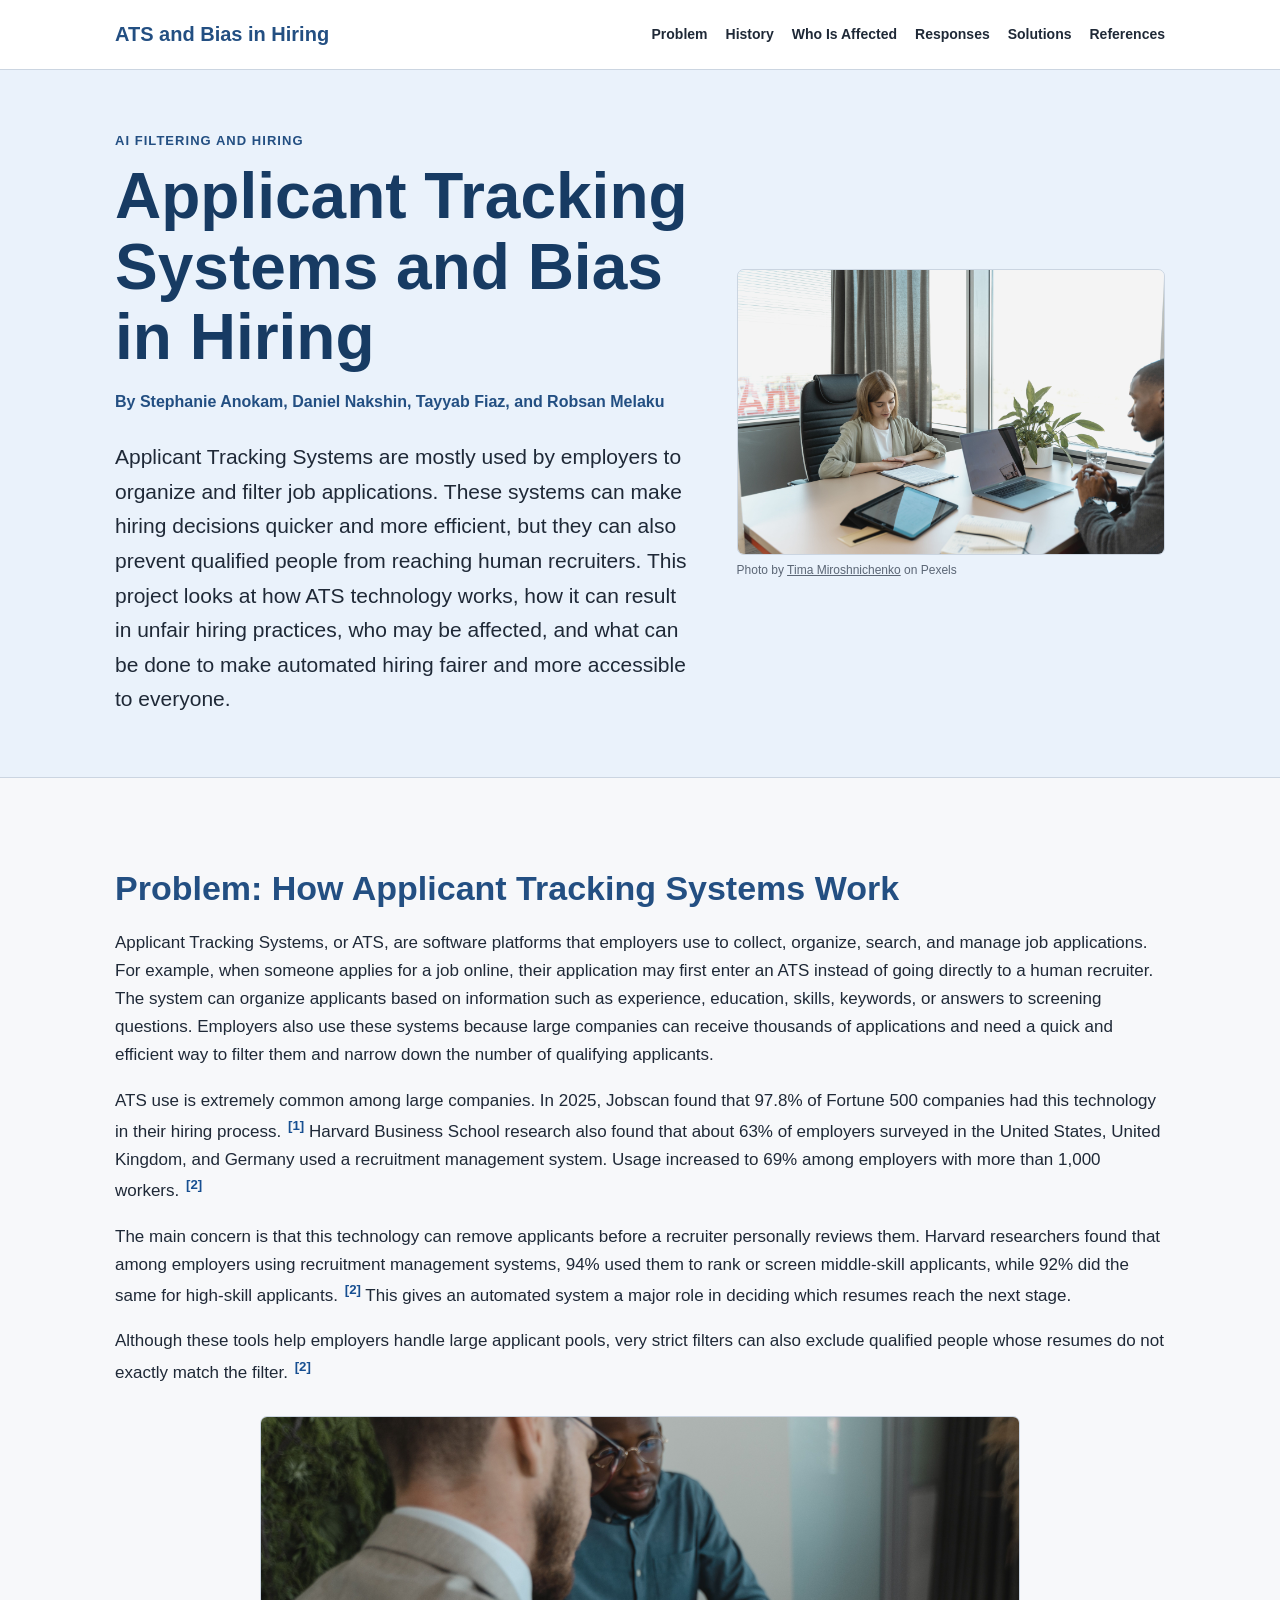
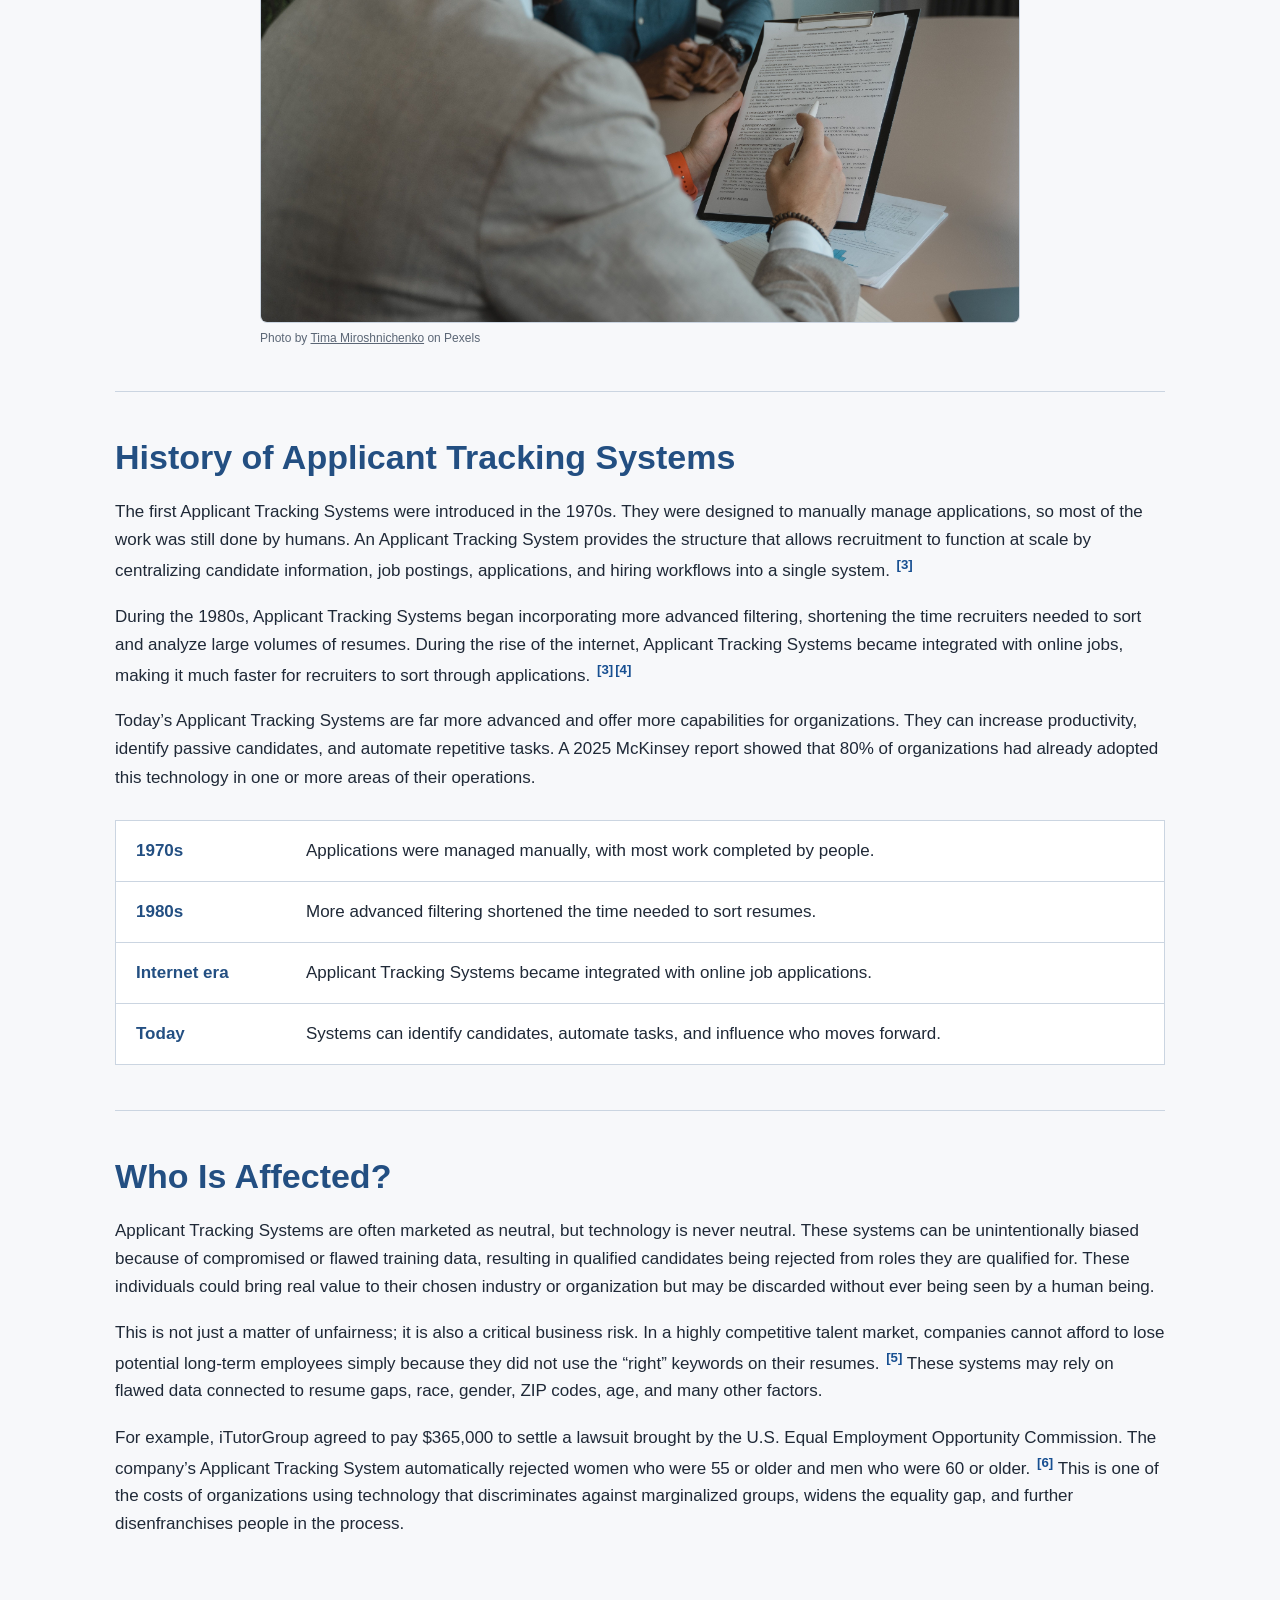
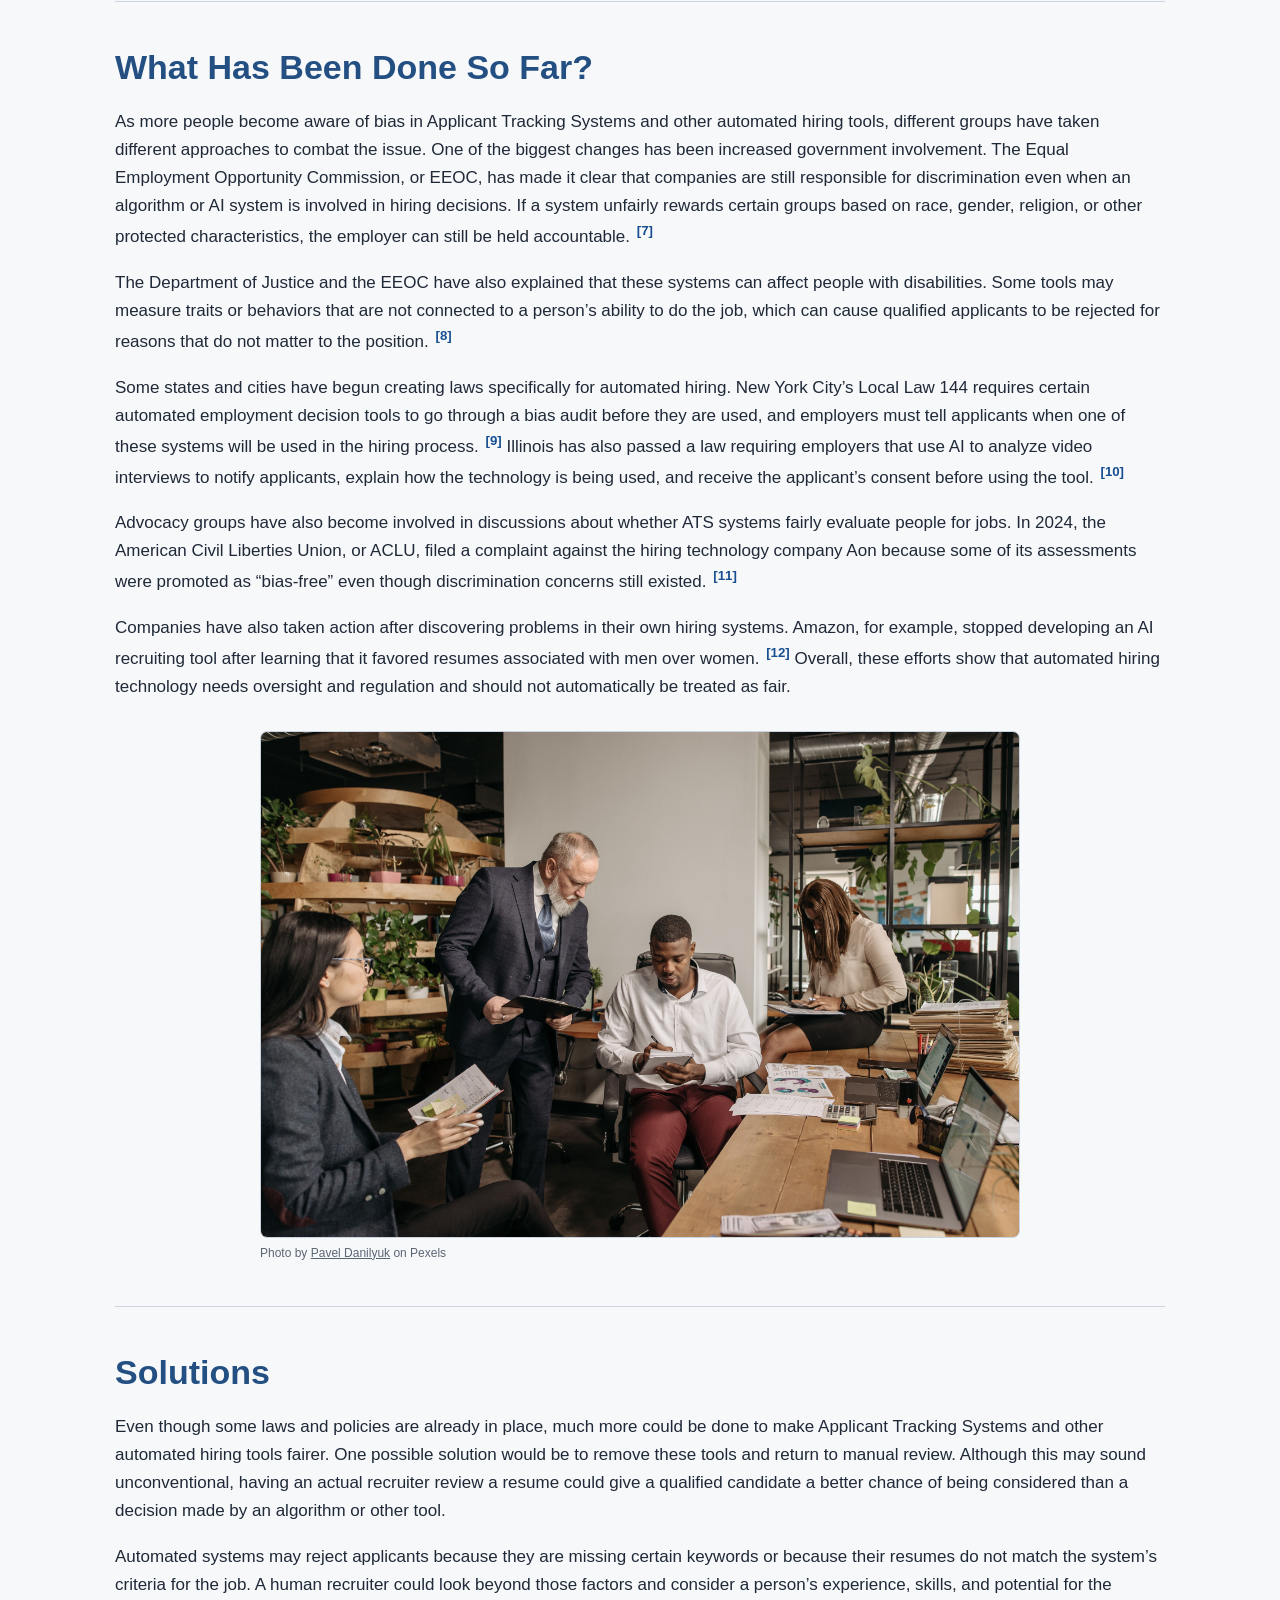
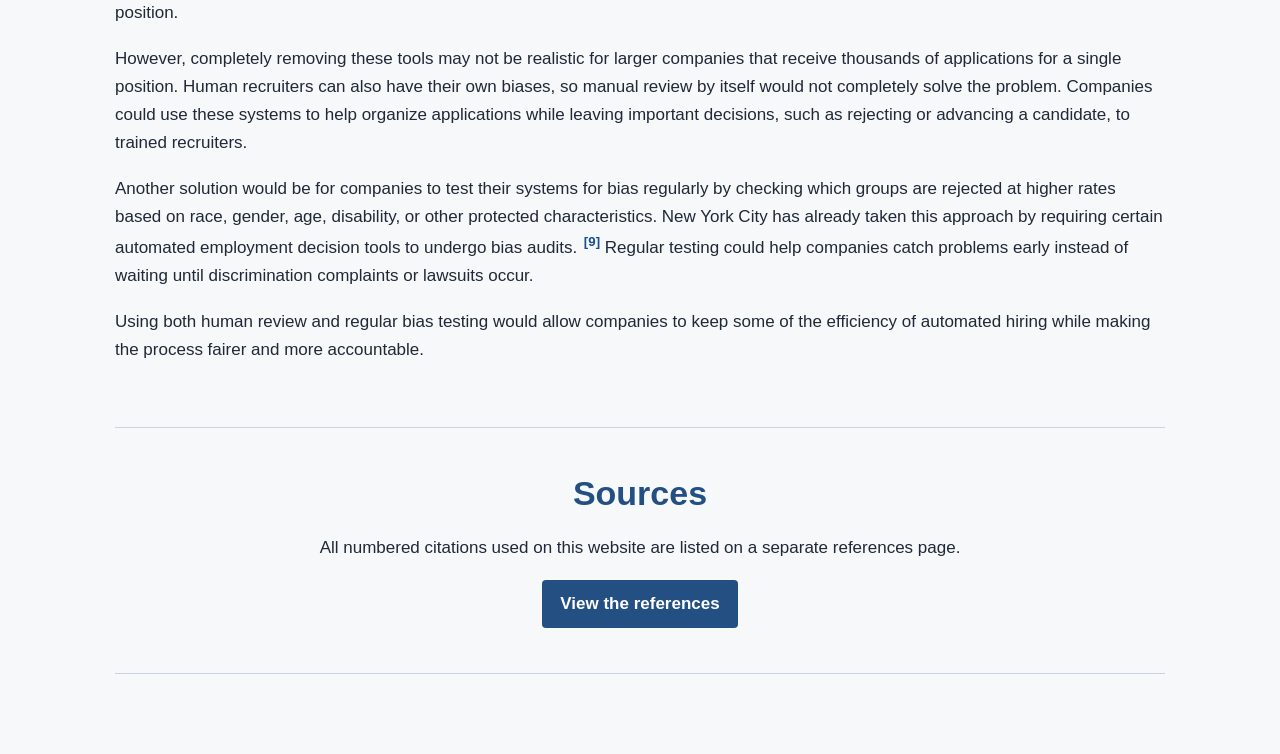
<file: index.html>
<!DOCTYPE html>
<html lang="en">
<head>
  <meta charset="utf-8">
  <meta name="viewport" content="width=device-width, initial-scale=1">
  <link rel="stylesheet" href="styles.css">
  <title>Applicant Tracking Systems and Bias in Hiring</title>
  <meta name="description" content="How Applicant Tracking Systems work, who they affect, and how automated hiring can be made fairer.">
</head>
<body>
<main>
  <header class="topbar">
    <div class="site-title">ATS and Bias in Hiring</div>
    <nav aria-label="Main navigation">
      <a href="#problem">Problem</a>
      <a href="#history">History</a>
      <a href="#affected">Who Is Affected</a>
      <a href="#responses">Responses</a>
      <a href="#solutions">Solutions</a>
      <a href="references.html">References</a>
    </nav>
  </header>

  <section class="intro">
    <div class="container intro-grid">
      <div>
        <p class="label">AI filtering and hiring</p>
        <h1>Applicant Tracking Systems and Bias in Hiring</h1>
        <p class="authors">By Stephanie Anokam, Daniel Nakshin, Tayyab Fiaz, and Robsan Melaku</p>
        <p class="intro-text">Applicant Tracking Systems are mostly used by employers to organize and filter job applications. These systems can make hiring decisions quicker and more efficient, but they can also prevent qualified people from reaching human recruiters. This project looks at how ATS technology works, how it can result in unfair hiring practices, who may be affected, and what can be done to make automated hiring fairer and more accessible to everyone.</p>
      </div>
      <figure class="photo">
        <img src="images/job-interview.jpg" alt="A job candidate and interviewer seated at a desk with a laptop and documents">
        <figcaption>Photo by <a href="https://www.pexels.com/photo/a-man-interviewing-an-applicant-5439138/" target="_blank" rel="noreferrer">Tima Miroshnichenko</a> on Pexels</figcaption>
      </figure>
    </div>
  </section>

  <div class="container content">
    <section id="problem">
      <h2>Problem: How Applicant Tracking Systems Work</h2>
      <p>Applicant Tracking Systems, or ATS, are software platforms that employers use to collect, organize, search, and manage job applications. For example, when someone applies for a job online, their application may first enter an ATS instead of going directly to a human recruiter. The system can organize applicants based on information such as experience, education, skills, keywords, or answers to screening questions. Employers also use these systems because large companies can receive thousands of applications and need a quick and efficient way to filter them and narrow down the number of qualifying applicants.</p>
      <p>ATS use is extremely common among large companies. In 2025, Jobscan found that 97.8% of Fortune 500 companies had this technology in their hiring process. <a class="cite" href="references.html#ref-1" aria-label="Reference 1">[1]</a> Harvard Business School research also found that about 63% of employers surveyed in the United States, United Kingdom, and Germany used a recruitment management system. Usage increased to 69% among employers with more than 1,000 workers. <a class="cite" href="references.html#ref-2" aria-label="Reference 2">[2]</a></p>
      <p>The main concern is that this technology can remove applicants before a recruiter personally reviews them. Harvard researchers found that among employers using recruitment management systems, 94% used them to rank or screen middle-skill applicants, while 92% did the same for high-skill applicants. <a class="cite" href="references.html#ref-2" aria-label="Reference 2">[2]</a> This gives an automated system a major role in deciding which resumes reach the next stage.</p>
      <p>Although these tools help employers handle large applicant pools, very strict filters can also exclude qualified people whose resumes do not exactly match the filter. <a class="cite" href="references.html#ref-2" aria-label="Reference 2">[2]</a></p>
      <figure class="photo section-photo">
        <img src="images/resume-review.jpg" alt="A recruiter reviewing a candidate's printed documents during an interview">
        <figcaption>Photo by <a href="https://www.pexels.com/photo/man-reading-a-contract-5439449/" target="_blank" rel="noreferrer">Tima Miroshnichenko</a> on Pexels</figcaption>
      </figure>
    </section>

    <section id="history">
      <h2>History of Applicant Tracking Systems</h2>
      <p>The first Applicant Tracking Systems were introduced in the 1970s. They were designed to manually manage applications, so most of the work was still done by humans. An Applicant Tracking System provides the structure that allows recruitment to function at scale by centralizing candidate information, job postings, applications, and hiring workflows into a single system. <a class="cite" href="references.html#ref-3" aria-label="Reference 3">[3]</a></p>
      <p>During the 1980s, Applicant Tracking Systems began incorporating more advanced filtering, shortening the time recruiters needed to sort and analyze large volumes of resumes. During the rise of the internet, Applicant Tracking Systems became integrated with online jobs, making it much faster for recruiters to sort through applications. <a class="cite" href="references.html#ref-3" aria-label="Reference 3">[3]</a><a class="cite" href="references.html#ref-4" aria-label="Reference 4">[4]</a></p>
      <p>Today’s Applicant Tracking Systems are far more advanced and offer more capabilities for organizations. They can increase productivity, identify passive candidates, and automate repetitive tasks. A 2025 McKinsey report showed that 80% of organizations had already adopted this technology in one or more areas of their operations.</p>
      <div class="timeline" aria-label="Applicant Tracking System history">
        <div><strong>1970s</strong><span>Applications were managed manually, with most work completed by people.</span></div>
        <div><strong>1980s</strong><span>More advanced filtering shortened the time needed to sort resumes.</span></div>
        <div><strong>Internet era</strong><span>Applicant Tracking Systems became integrated with online job applications.</span></div>
        <div><strong>Today</strong><span>Systems can identify candidates, automate tasks, and influence who moves forward.</span></div>
      </div>
    </section>

    <section id="affected">
      <h2>Who Is Affected?</h2>
      <p>Applicant Tracking Systems are often marketed as neutral, but technology is never neutral. These systems can be unintentionally biased because of compromised or flawed training data, resulting in qualified candidates being rejected from roles they are qualified for. These individuals could bring real value to their chosen industry or organization but may be discarded without ever being seen by a human being.</p>
      <p>This is not just a matter of unfairness; it is also a critical business risk. In a highly competitive talent market, companies cannot afford to lose potential long-term employees simply because they did not use the “right” keywords on their resumes. <a class="cite" href="references.html#ref-5" aria-label="Reference 5">[5]</a> These systems may rely on flawed data connected to resume gaps, race, gender, ZIP codes, age, and many other factors.</p>
      <p>For example, iTutorGroup agreed to pay $365,000 to settle a lawsuit brought by the U.S. Equal Employment Opportunity Commission. The company’s Applicant Tracking System automatically rejected women who were 55 or older and men who were 60 or older. <a class="cite" href="references.html#ref-6" aria-label="Reference 6">[6]</a> This is one of the costs of organizations using technology that discriminates against marginalized groups, widens the equality gap, and further disenfranchises people in the process.</p>
    </section>

    <section id="responses">
      <h2>What Has Been Done So Far?</h2>
      <p>As more people become aware of bias in Applicant Tracking Systems and other automated hiring tools, different groups have taken different approaches to combat the issue. One of the biggest changes has been increased government involvement. The Equal Employment Opportunity Commission, or EEOC, has made it clear that companies are still responsible for discrimination even when an algorithm or AI system is involved in hiring decisions. If a system unfairly rewards certain groups based on race, gender, religion, or other protected characteristics, the employer can still be held accountable. <a class="cite" href="references.html#ref-7" aria-label="Reference 7">[7]</a></p>
      <p>The Department of Justice and the EEOC have also explained that these systems can affect people with disabilities. Some tools may measure traits or behaviors that are not connected to a person’s ability to do the job, which can cause qualified applicants to be rejected for reasons that do not matter to the position. <a class="cite" href="references.html#ref-8" aria-label="Reference 8">[8]</a></p>
      <p>Some states and cities have begun creating laws specifically for automated hiring. New York City’s Local Law 144 requires certain automated employment decision tools to go through a bias audit before they are used, and employers must tell applicants when one of these systems will be used in the hiring process. <a class="cite" href="references.html#ref-9" aria-label="Reference 9">[9]</a> Illinois has also passed a law requiring employers that use AI to analyze video interviews to notify applicants, explain how the technology is being used, and receive the applicant’s consent before using the tool. <a class="cite" href="references.html#ref-10" aria-label="Reference 10">[10]</a></p>
      <p>Advocacy groups have also become involved in discussions about whether ATS systems fairly evaluate people for jobs. In 2024, the American Civil Liberties Union, or ACLU, filed a complaint against the hiring technology company Aon because some of its assessments were promoted as “bias-free” even though discrimination concerns still existed. <a class="cite" href="references.html#ref-11" aria-label="Reference 11">[11]</a></p>
      <p>Companies have also taken action after discovering problems in their own hiring systems. Amazon, for example, stopped developing an AI recruiting tool after learning that it favored resumes associated with men over women. <a class="cite" href="references.html#ref-12" aria-label="Reference 12">[12]</a> Overall, these efforts show that automated hiring technology needs oversight and regulation and should not automatically be treated as fair.</p>
      <figure class="photo section-photo">
        <img src="images/team-review.jpg" alt="A diverse group of coworkers reviewing documents together around an office table">
        <figcaption>Photo by <a href="https://www.pexels.com/photo/people-working-at-an-office-7654411/" target="_blank" rel="noreferrer">Pavel Danilyuk</a> on Pexels</figcaption>
      </figure>
    </section>

    <section id="solutions">
      <h2>Solutions</h2>
      <p>Even though some laws and policies are already in place, much more could be done to make Applicant Tracking Systems and other automated hiring tools fairer. One possible solution would be to remove these tools and return to manual review. Although this may sound unconventional, having an actual recruiter review a resume could give a qualified candidate a better chance of being considered than a decision made by an algorithm or other tool.</p>
      <p>Automated systems may reject applicants because they are missing certain keywords or because their resumes do not match the system’s criteria for the job. A human recruiter could look beyond those factors and consider a person’s experience, skills, and potential for the position.</p>
      <p>However, completely removing these tools may not be realistic for larger companies that receive thousands of applications for a single position. Human recruiters can also have their own biases, so manual review by itself would not completely solve the problem. Companies could use these systems to help organize applications while leaving important decisions, such as rejecting or advancing a candidate, to trained recruiters.</p>
      <p>Another solution would be for companies to test their systems for bias regularly by checking which groups are rejected at higher rates based on race, gender, age, disability, or other protected characteristics. New York City has already taken this approach by requiring certain automated employment decision tools to undergo bias audits. <a class="cite" href="references.html#ref-9" aria-label="Reference 9">[9]</a> Regular testing could help companies catch problems early instead of waiting until discrimination complaints or lawsuits occur.</p>
      <p>Using both human review and regular bias testing would allow companies to keep some of the efficiency of automated hiring while making the process fairer and more accountable.</p>
    </section>

    <section class="references-link">
      <h2>Sources</h2>
      <p>All numbered citations used on this website are listed on a separate references page.</p>
      <a class="button" href="references.html">View the references</a>
    </section>
  </div>
</main>
</body>
</html>
</file>
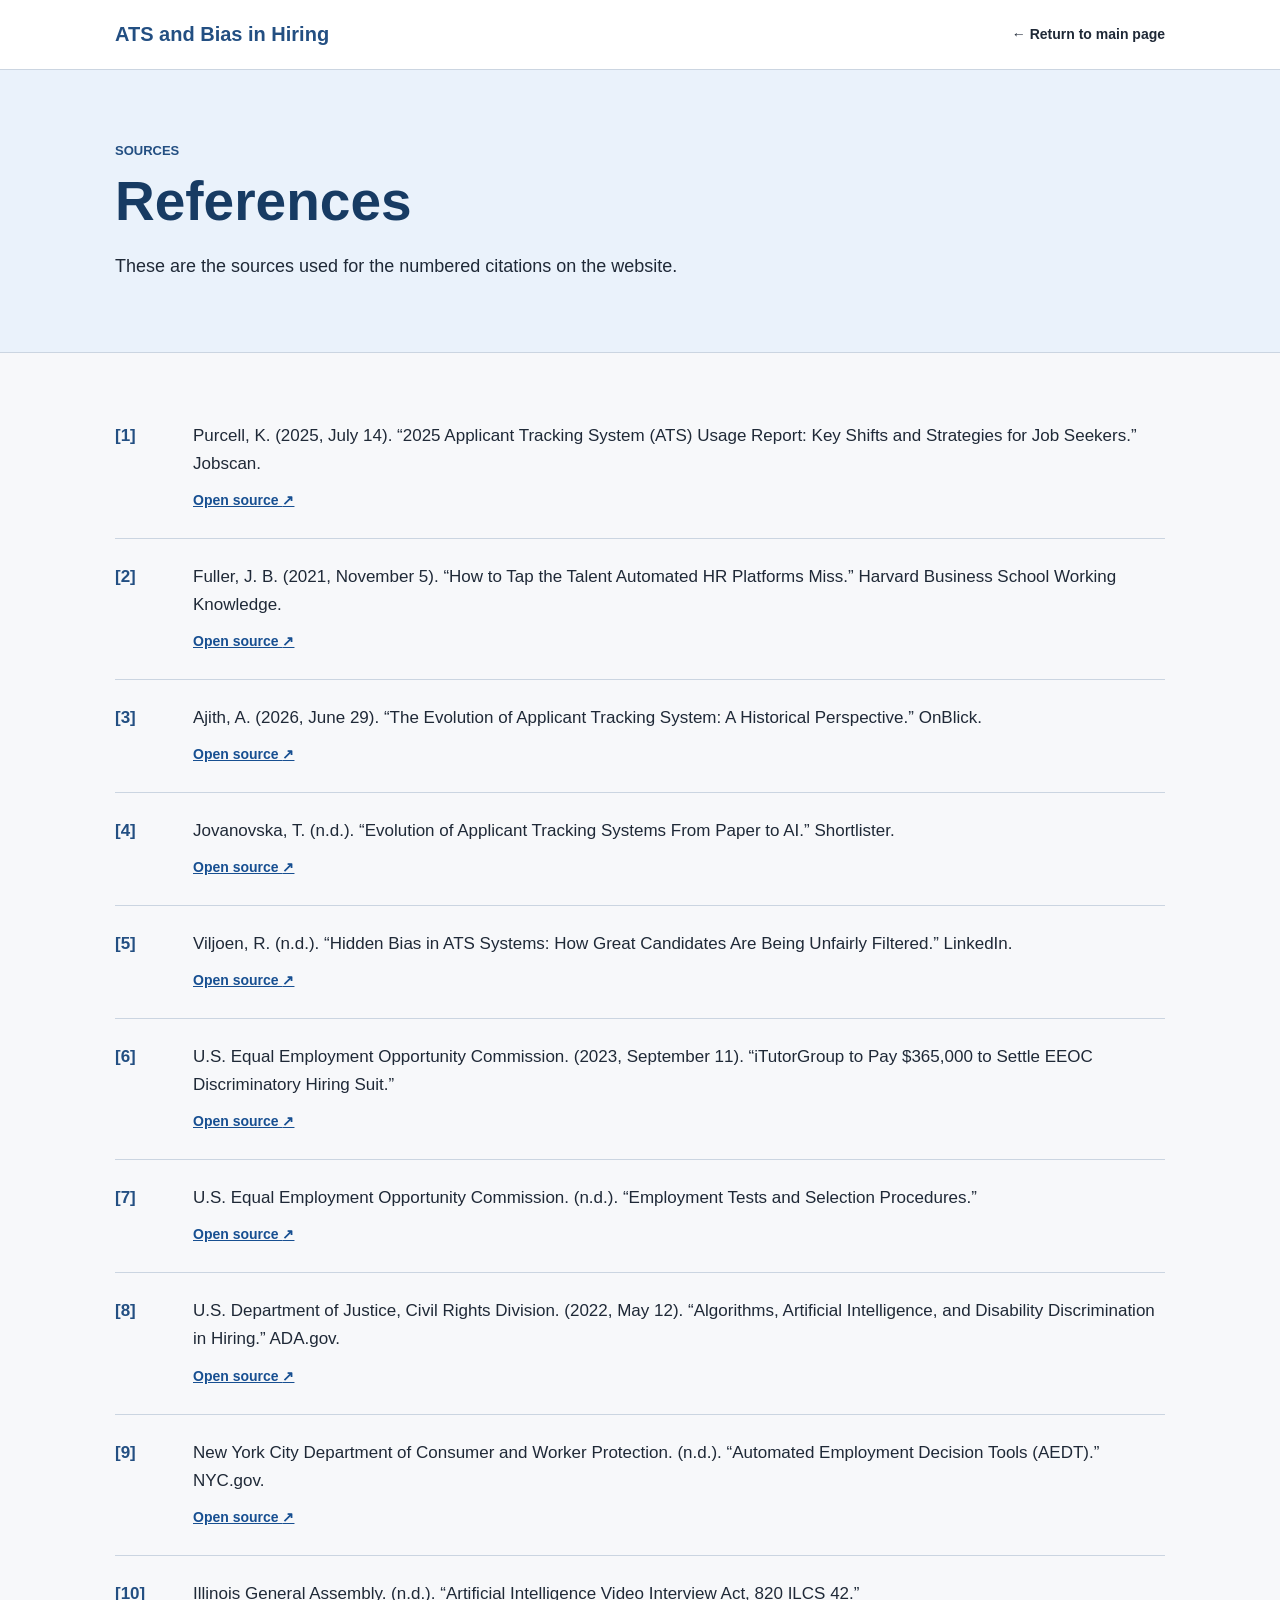
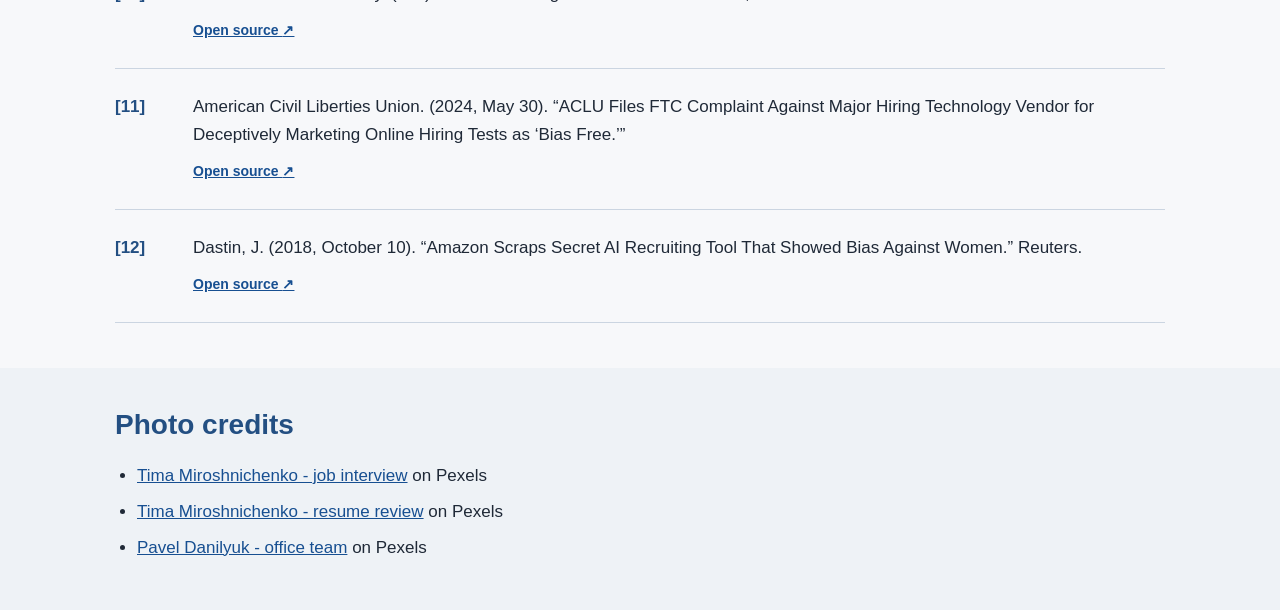
<file: references.html>
<!DOCTYPE html>
<html lang="en">
<head>
  <meta charset="utf-8">
  <meta name="viewport" content="width=device-width, initial-scale=1">
  <link rel="stylesheet" href="styles.css">
  <title>References | Applicant Tracking Systems and Bias in Hiring</title>
  <meta name="description" content="Sources used for the website about Applicant Tracking Systems and hiring bias.">
</head>
<body>
<main class="references-page">
  <header class="topbar">
    <div class="site-title">ATS and Bias in Hiring</div>
    <nav aria-label="References navigation"><a href="./">← Return to main page</a></nav>
  </header>
  <section class="references-hero">
    <p class="eyebrow">Sources</p>
    <h1>References</h1>
    <p>These are the sources used for the numbered citations on the website.</p>
  </section>
  <ol class="references-list">
    <li id="ref-1"><span>[1]</span><div><p>Purcell, K. (2025, July 14). “2025 Applicant Tracking System (ATS) Usage Report: Key Shifts and Strategies for Job Seekers.” Jobscan.</p><a href="https://www.jobscan.co/blog/fortune-500-use-applicant-tracking-systems/" target="_blank" rel="noreferrer">Open source <span aria-hidden="true">↗</span></a></div></li>
    <li id="ref-2"><span>[2]</span><div><p>Fuller, J. B. (2021, November 5). “How to Tap the Talent Automated HR Platforms Miss.” Harvard Business School Working Knowledge.</p><a href="https://www.library.hbs.edu/working-knowledge/how-to-tap-the-talent-automated-hr-platforms-miss" target="_blank" rel="noreferrer">Open source <span aria-hidden="true">↗</span></a></div></li>
    <li id="ref-3"><span>[3]</span><div><p>Ajith, A. (2026, June 29). “The Evolution of Applicant Tracking System: A Historical Perspective.” OnBlick.</p><a href="https://www.onblick.com/blogs/the-evolution-of-applicant-tracking-system-a-historical-perspective" target="_blank" rel="noreferrer">Open source <span aria-hidden="true">↗</span></a></div></li>
    <li id="ref-4"><span>[4]</span><div><p>Jovanovska, T. (n.d.). “Evolution of Applicant Tracking Systems From Paper to AI.” Shortlister.</p><a href="https://www.myshortlister.com/insights/evolution-of-applicant-tracking-systems" target="_blank" rel="noreferrer">Open source <span aria-hidden="true">↗</span></a></div></li>
    <li id="ref-5"><span>[5]</span><div><p>Viljoen, R. (n.d.). “Hidden Bias in ATS Systems: How Great Candidates Are Being Unfairly Filtered.” LinkedIn.</p><a href="https://www.linkedin.com/pulse/hidden-bias-ats-systems-how-great-candidates-being-unfairly-viljoen-r5taf" target="_blank" rel="noreferrer">Open source <span aria-hidden="true">↗</span></a></div></li>
    <li id="ref-6"><span>[6]</span><div><p>U.S. Equal Employment Opportunity Commission. (2023, September 11). “iTutorGroup to Pay $365,000 to Settle EEOC Discriminatory Hiring Suit.”</p><a href="https://www.eeoc.gov/newsroom/itutorgroup-pay-365000-settle-eeoc-discriminatory-hiring-suit" target="_blank" rel="noreferrer">Open source <span aria-hidden="true">↗</span></a></div></li>
    <li id="ref-7"><span>[7]</span><div><p>U.S. Equal Employment Opportunity Commission. (n.d.). “Employment Tests and Selection Procedures.”</p><a href="https://www.eeoc.gov/laws/guidance/employment-tests-and-selection-procedures" target="_blank" rel="noreferrer">Open source <span aria-hidden="true">↗</span></a></div></li>
    <li id="ref-8"><span>[8]</span><div><p>U.S. Department of Justice, Civil Rights Division. (2022, May 12). “Algorithms, Artificial Intelligence, and Disability Discrimination in Hiring.” ADA.gov.</p><a href="https://www.ada.gov/resources/ai-guidance/" target="_blank" rel="noreferrer">Open source <span aria-hidden="true">↗</span></a></div></li>
    <li id="ref-9"><span>[9]</span><div><p>New York City Department of Consumer and Worker Protection. (n.d.). “Automated Employment Decision Tools (AEDT).” NYC.gov.</p><a href="https://www.nyc.gov/site/dca/about/automated-employment-decision-tools.page" target="_blank" rel="noreferrer">Open source <span aria-hidden="true">↗</span></a></div></li>
    <li id="ref-10"><span>[10]</span><div><p>Illinois General Assembly. (n.d.). “Artificial Intelligence Video Interview Act, 820 ILCS 42.”</p><a href="https://www.ilga.gov/Legislation/ILCS/Articles?ActID=4015&amp;ChapterID=68" target="_blank" rel="noreferrer">Open source <span aria-hidden="true">↗</span></a></div></li>
    <li id="ref-11"><span>[11]</span><div><p>American Civil Liberties Union. (2024, May 30). “ACLU Files FTC Complaint Against Major Hiring Technology Vendor for Deceptively Marketing Online Hiring Tests as ‘Bias Free.’”</p><a href="https://www.aclu.org/press-releases/aclu-files-ftc-complaint-against-major-hiring-technology-vendor-for-deceptively-marketing-online-hiring-tests-as-bias-free" target="_blank" rel="noreferrer">Open source <span aria-hidden="true">↗</span></a></div></li>
    <li id="ref-12"><span>[12]</span><div><p>Dastin, J. (2018, October 10). “Amazon Scraps Secret AI Recruiting Tool That Showed Bias Against Women.” Reuters.</p><a href="https://www.reuters.com/article/world/insight-amazon-scraps-secret-ai-recruiting-tool-that-showed-bias-against-women-idUSKCN1MK0AG/" target="_blank" rel="noreferrer">Open source <span aria-hidden="true">↗</span></a></div></li>
  </ol>
  <section class="photo-credits">
    <h2>Photo credits</h2>
    <ul>
      <li><a href="https://www.pexels.com/photo/a-man-interviewing-an-applicant-5439138/" target="_blank" rel="noreferrer">Tima Miroshnichenko - job interview</a> on Pexels</li>
      <li><a href="https://www.pexels.com/photo/man-reading-a-contract-5439449/" target="_blank" rel="noreferrer">Tima Miroshnichenko - resume review</a> on Pexels</li>
      <li><a href="https://www.pexels.com/photo/people-working-at-an-office-7654411/" target="_blank" rel="noreferrer">Pavel Danilyuk - office team</a> on Pexels</li>
    </ul>
  </section>
</main>
</body>
</html>
</file>
<file: styles.css>
:root { --blue:#234f82; --light-blue:#eaf2fb; --border:#cbd5e1; --text:#1f2937; --muted:#5b6675; }
* { box-sizing:border-box; }
html { scroll-behavior:smooth; }
body { margin:0; background:#f7f8fa; color:var(--text); font-family:Arial,Helvetica,sans-serif; font-size:17px; line-height:1.65; }
a { color:#174f91; }
.container { width:min(100% - 40px,1050px); margin:0 auto; }
.topbar { display:flex; align-items:center; justify-content:space-between; gap:30px; padding:18px max(20px,calc((100% - 1050px)/2)); background:white; border-bottom:1px solid var(--border); }
.site-title { font-size:20px; font-weight:700; color:var(--blue); }
nav { display:flex; flex-wrap:wrap; gap:18px; font-size:14px; }
nav a { color:var(--text); font-weight:600; text-decoration:none; }
nav a:hover,nav a:focus-visible { text-decoration:underline; }
.intro { padding:60px 0; background:var(--light-blue); border-bottom:1px solid var(--border); }
.intro-grid { display:grid; grid-template-columns:minmax(0,1.15fr) minmax(300px,.85fr); align-items:center; gap:42px; }
.label { margin:0 0 10px; color:var(--blue); font-size:13px; font-weight:700; letter-spacing:.08em; text-transform:uppercase; }
h1 { max-width:900px; margin:0; color:#173b63; font-size:clamp(38px,6vw,64px); line-height:1.1; }
.authors { margin:16px 0 0; color:var(--blue); font-size:16px; font-weight:700; }
.intro-text { max-width:850px; margin:25px 0 0; font-size:21px; }
.photo { margin:0; }
.photo img { display:block; width:100%; aspect-ratio:3/2; object-fit:cover; border:1px solid var(--border); border-radius:7px; background:white; }
.photo figcaption { margin-top:7px; color:var(--muted); font-size:12px; line-height:1.35; }
.photo figcaption a { color:inherit; }
.section-photo { width:min(100%,760px); margin:30px auto 0; }
.content { padding:45px 0 80px; }
.content>section { padding:45px 0; border-bottom:1px solid var(--border); scroll-margin-top:20px; }
h2 { margin:0 0 20px; color:var(--blue); font-size:34px; line-height:1.2; }
h3 { margin:28px 0 10px; color:#24435f; font-size:22px; line-height:1.25; }
p { margin:0 0 18px; }
.cite { display:inline-block; margin-left:2px; font-size:.78em; font-weight:700; text-decoration:none; vertical-align:super; }
.simple-grid { display:grid; grid-template-columns:repeat(4,1fr); gap:14px; margin:30px 0; }
.simple-grid article,.topic-cards article { padding:20px; background:white; border:1px solid var(--border); border-radius:6px; }
.simple-grid h3,.topic-cards h3 { margin:0 0 8px; }
.simple-grid p,.topic-cards p { margin:0; }
.timeline { margin-top:28px; border:1px solid var(--border); background:white; }
.timeline>div { display:grid; grid-template-columns:150px 1fr; gap:20px; padding:16px 20px; border-bottom:1px solid var(--border); }
.timeline>div:last-child { border-bottom:0; }
.timeline strong { color:var(--blue); }
.topic-cards { display:grid; grid-template-columns:1fr 1fr; gap:18px; margin-top:28px; }
.solutions { padding-left:26px; }
.solutions li { margin-bottom:16px; padding-left:8px; }
.references-link { text-align:center; }
.button { display:inline-block; padding:10px 18px; background:var(--blue); color:white; border-radius:4px; font-weight:700; text-decoration:none; }
.button:hover,.button:focus-visible { background:#173b63; }
.references-hero { padding:70px max(20px,calc((100% - 1050px)/2)); background:var(--light-blue); border-bottom:1px solid var(--border); }
.references-hero h1 { font-size:55px; }
.references-hero>p:last-child { max-width:850px; margin:20px 0 0; font-size:18px; }
.eyebrow { margin:0 0 10px; color:var(--blue); font-size:13px; font-weight:700; text-transform:uppercase; }
.references-list { width:min(100% - 40px,1050px); margin:0 auto; padding:45px 0; list-style:none; }
.references-list li { display:grid; grid-template-columns:60px 1fr; gap:18px; padding:24px 0; border-bottom:1px solid var(--border); scroll-margin-top:20px; }
.references-list li>span { color:var(--blue); font-weight:700; }
.references-list p { margin:0 0 8px; }
.references-list a { font-size:14px; font-weight:700; }
.photo-credits { padding:40px max(20px,calc((100% - 1050px)/2)); background:#eef2f6; }
.photo-credits h2 { font-size:28px; }
.photo-credits ul { margin:0; padding-left:22px; }
.photo-credits li { margin:8px 0; }
.source-note { padding:40px max(20px,calc((100% - 1050px)/2)); background:#eef2f6; }
.source-note h2 { font-size:28px; }
.source-note p { max-width:900px; }
@media (max-width:850px) { .topbar{align-items:flex-start;flex-direction:column}.intro-grid{grid-template-columns:1fr}.intro-grid .photo{max-width:650px}.simple-grid{grid-template-columns:1fr 1fr} }
@media (max-width:620px) { body{font-size:16px}.intro{padding:50px 0}.intro-text{font-size:18px}.simple-grid,.topic-cards{grid-template-columns:1fr}.timeline>div{grid-template-columns:1fr;gap:3px}.references-list li{grid-template-columns:42px 1fr;gap:8px} }
@media (prefers-reduced-motion:reduce) { html{scroll-behavior:auto} }
</file>
